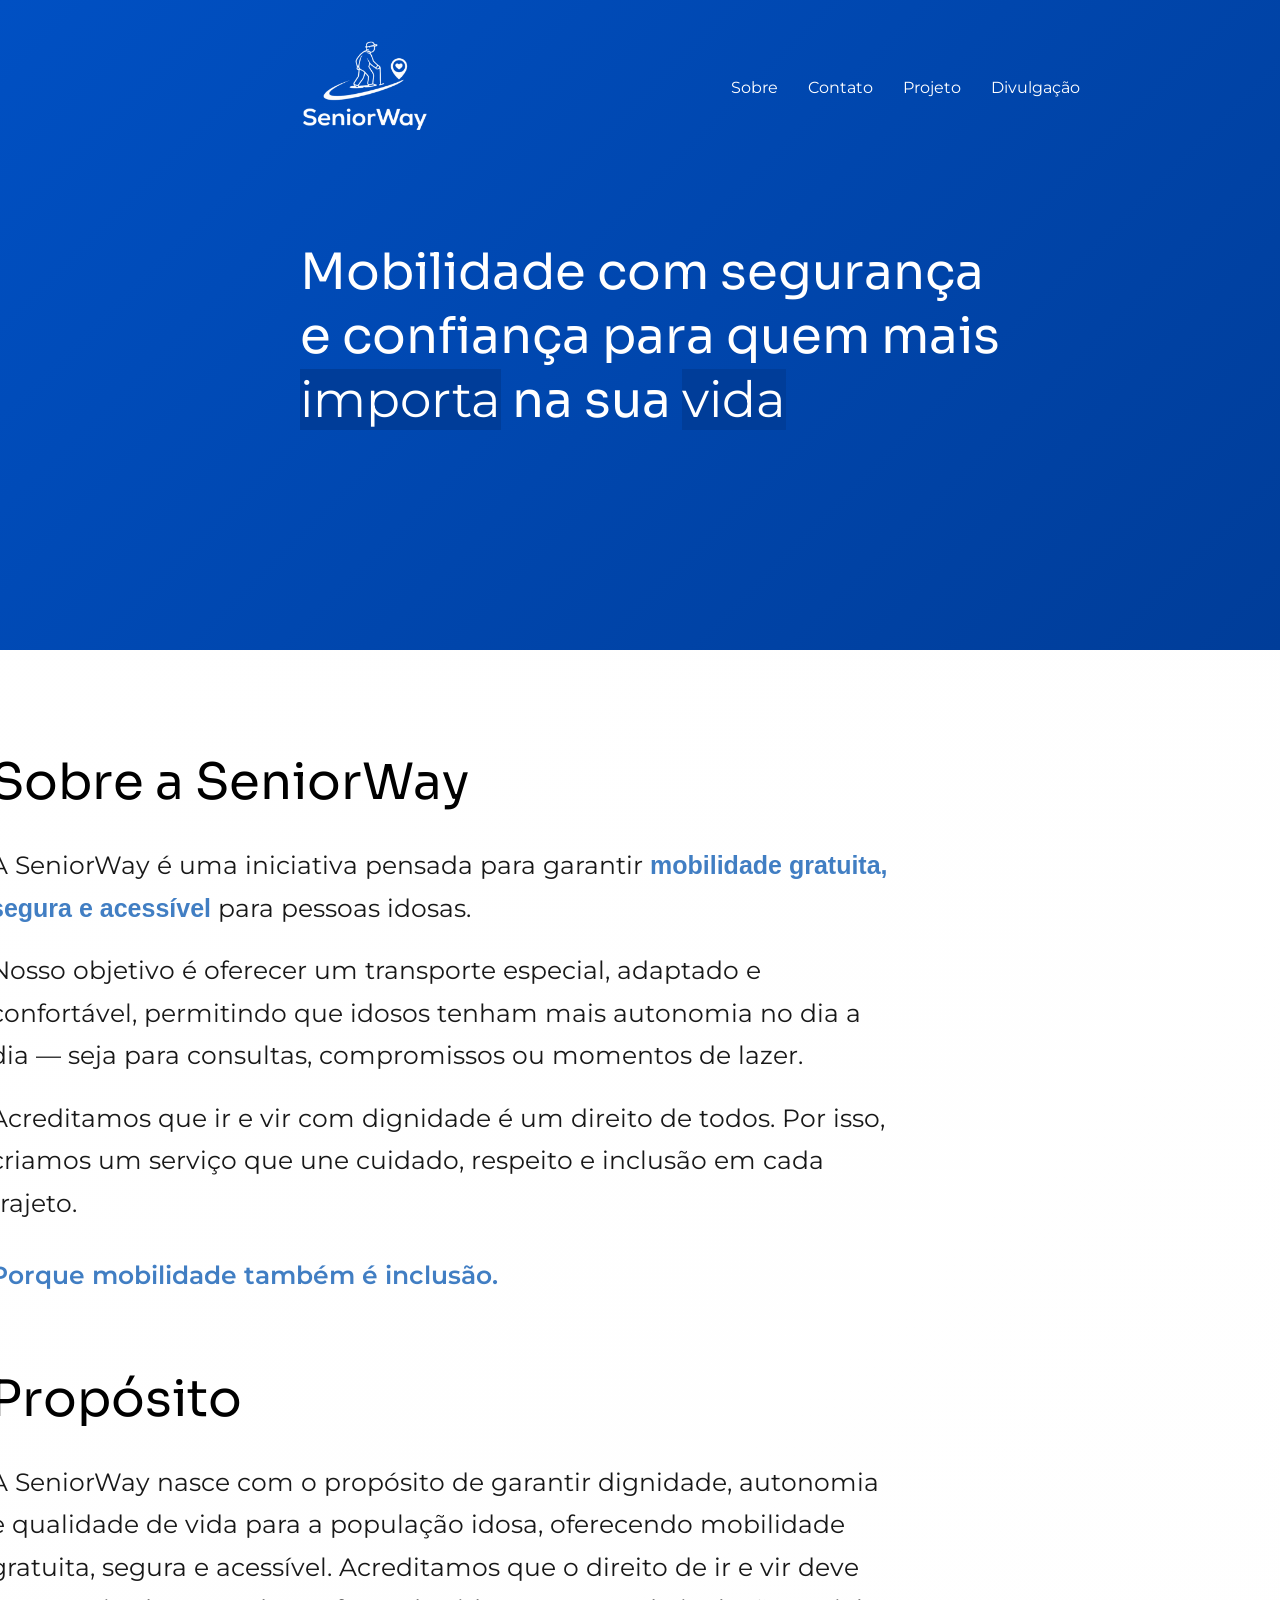
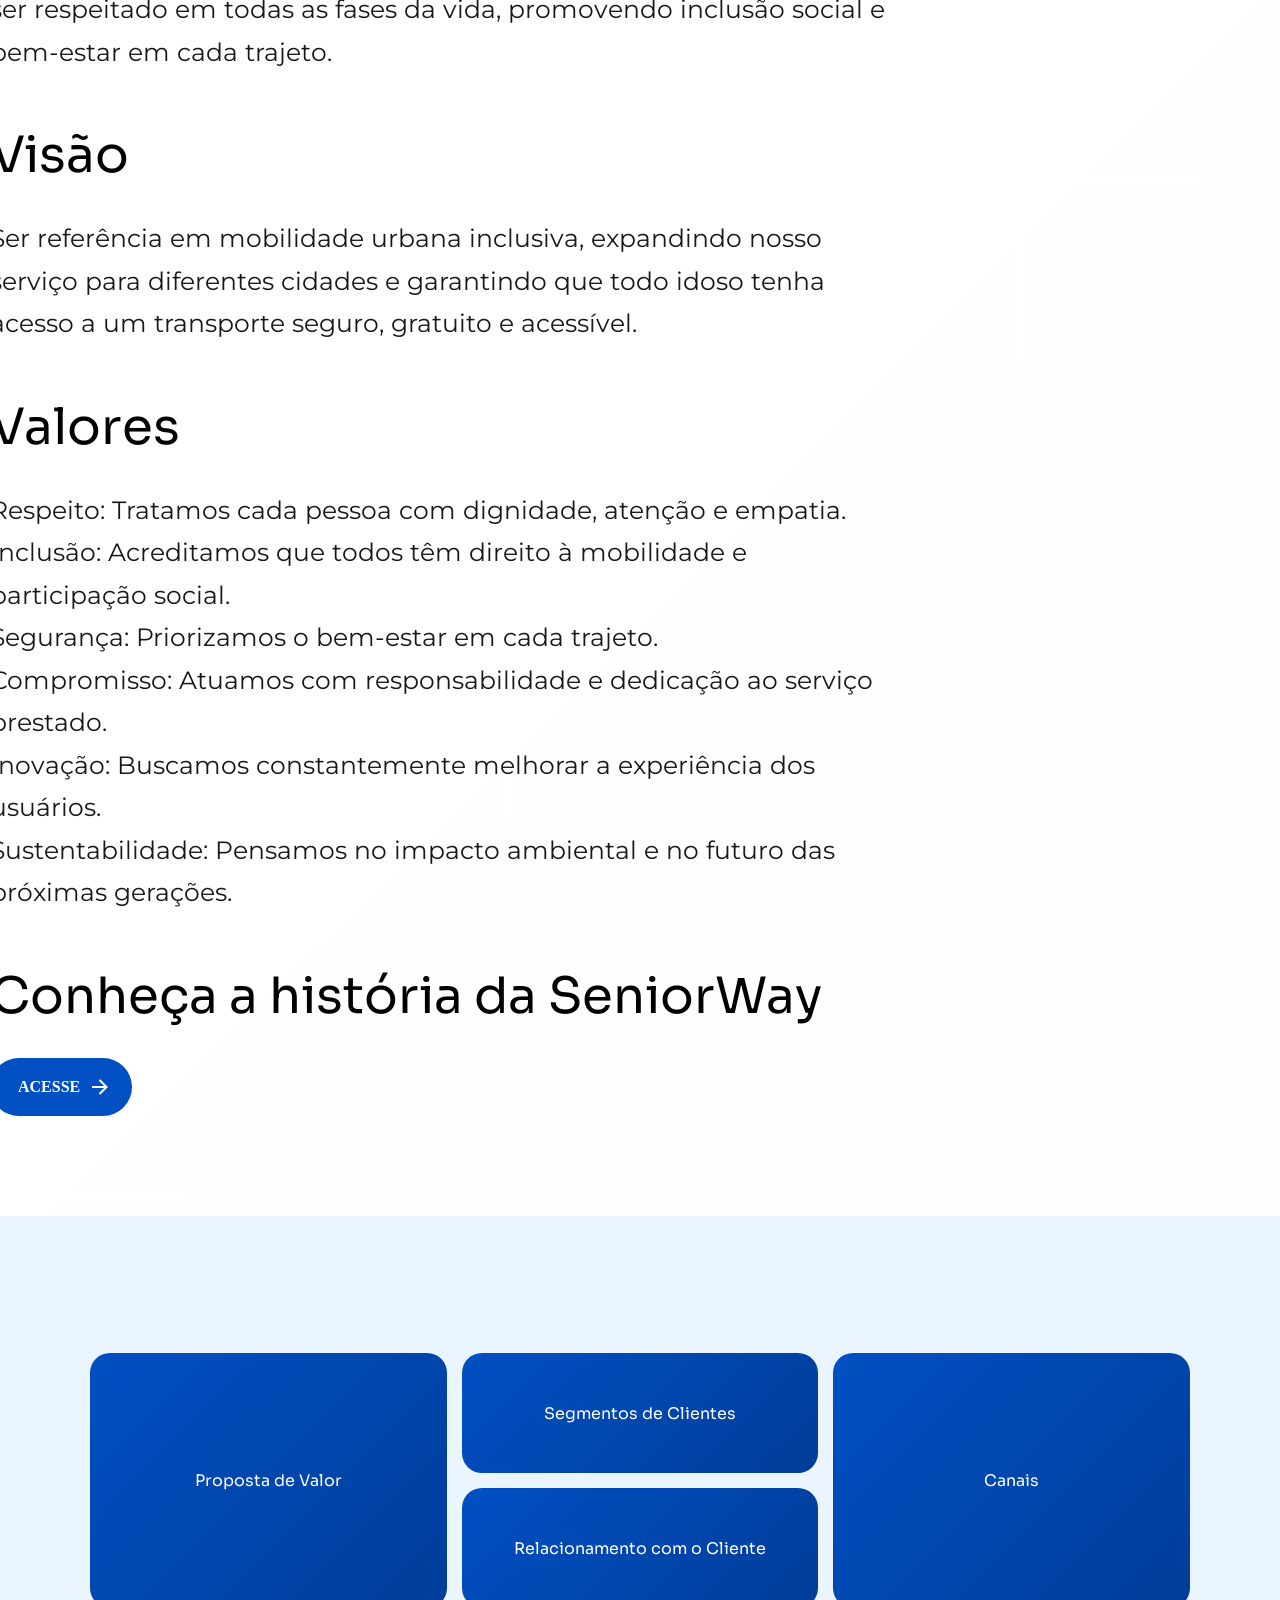
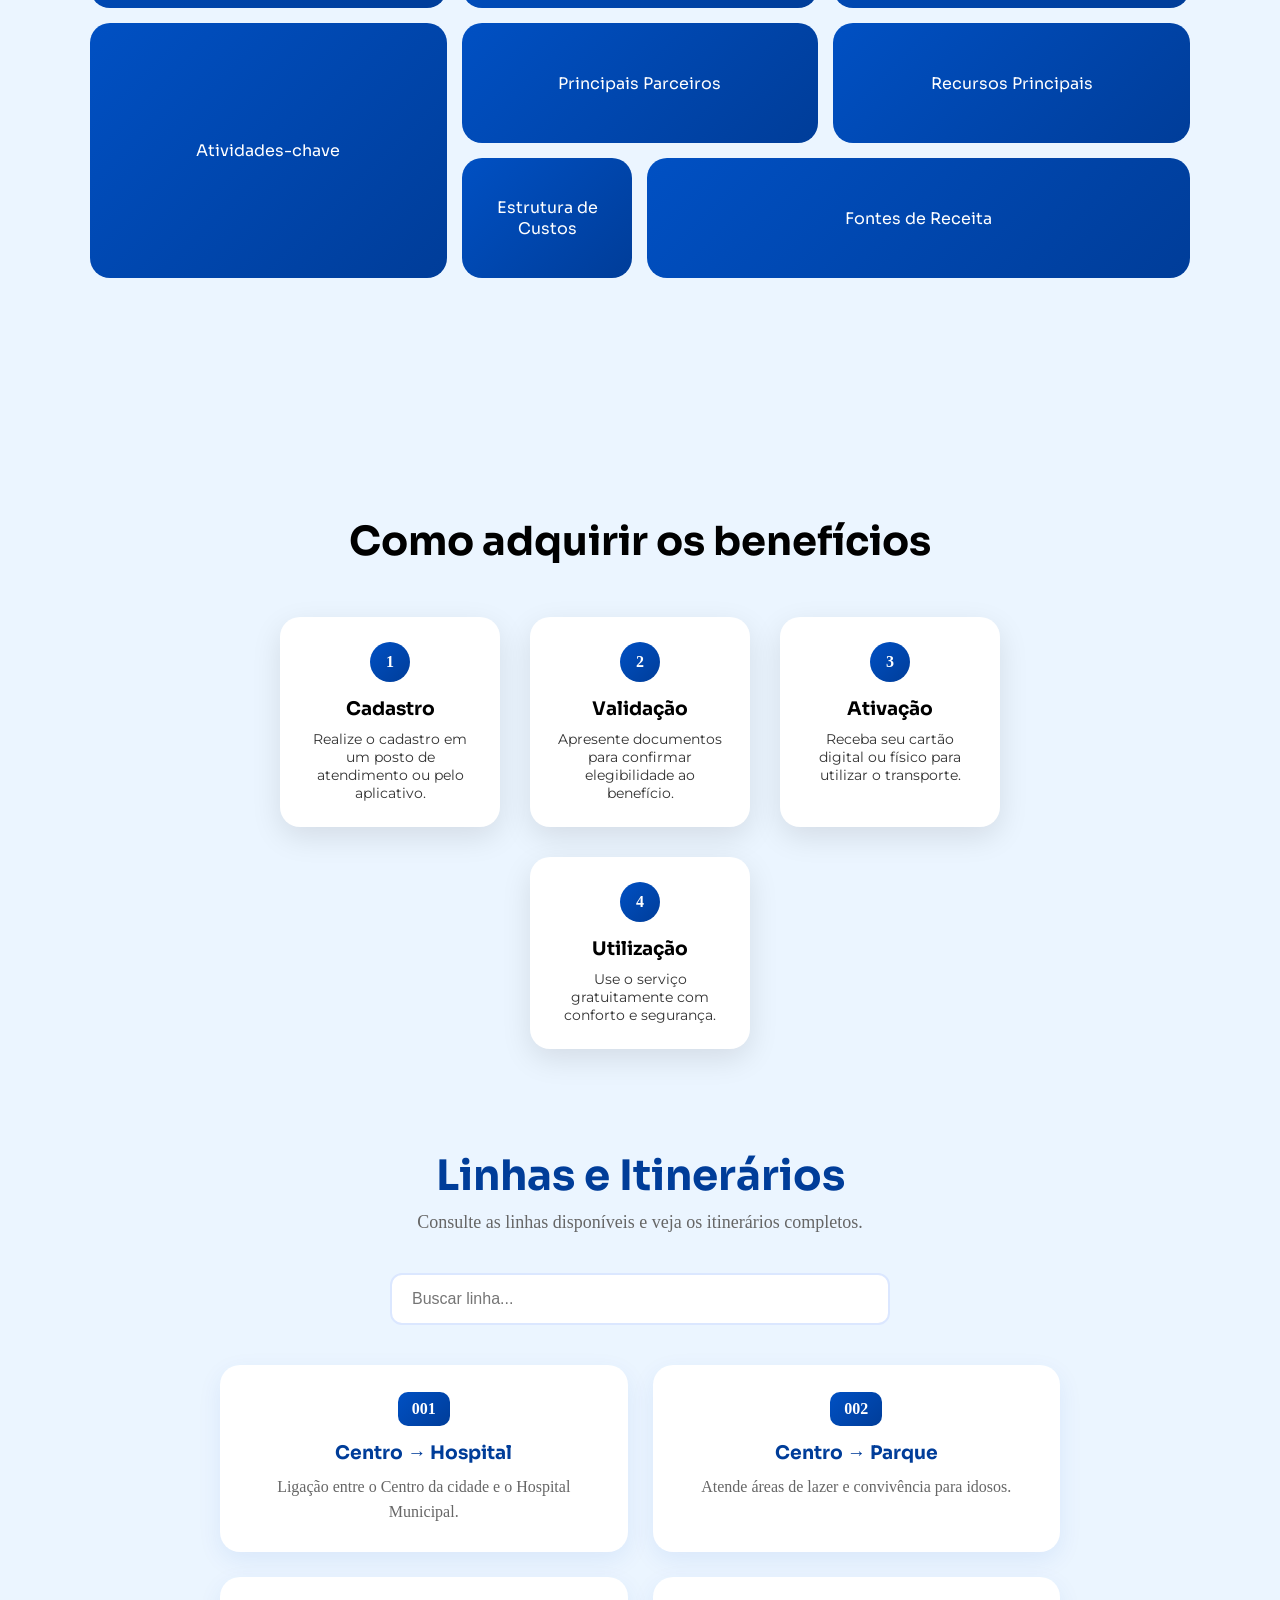
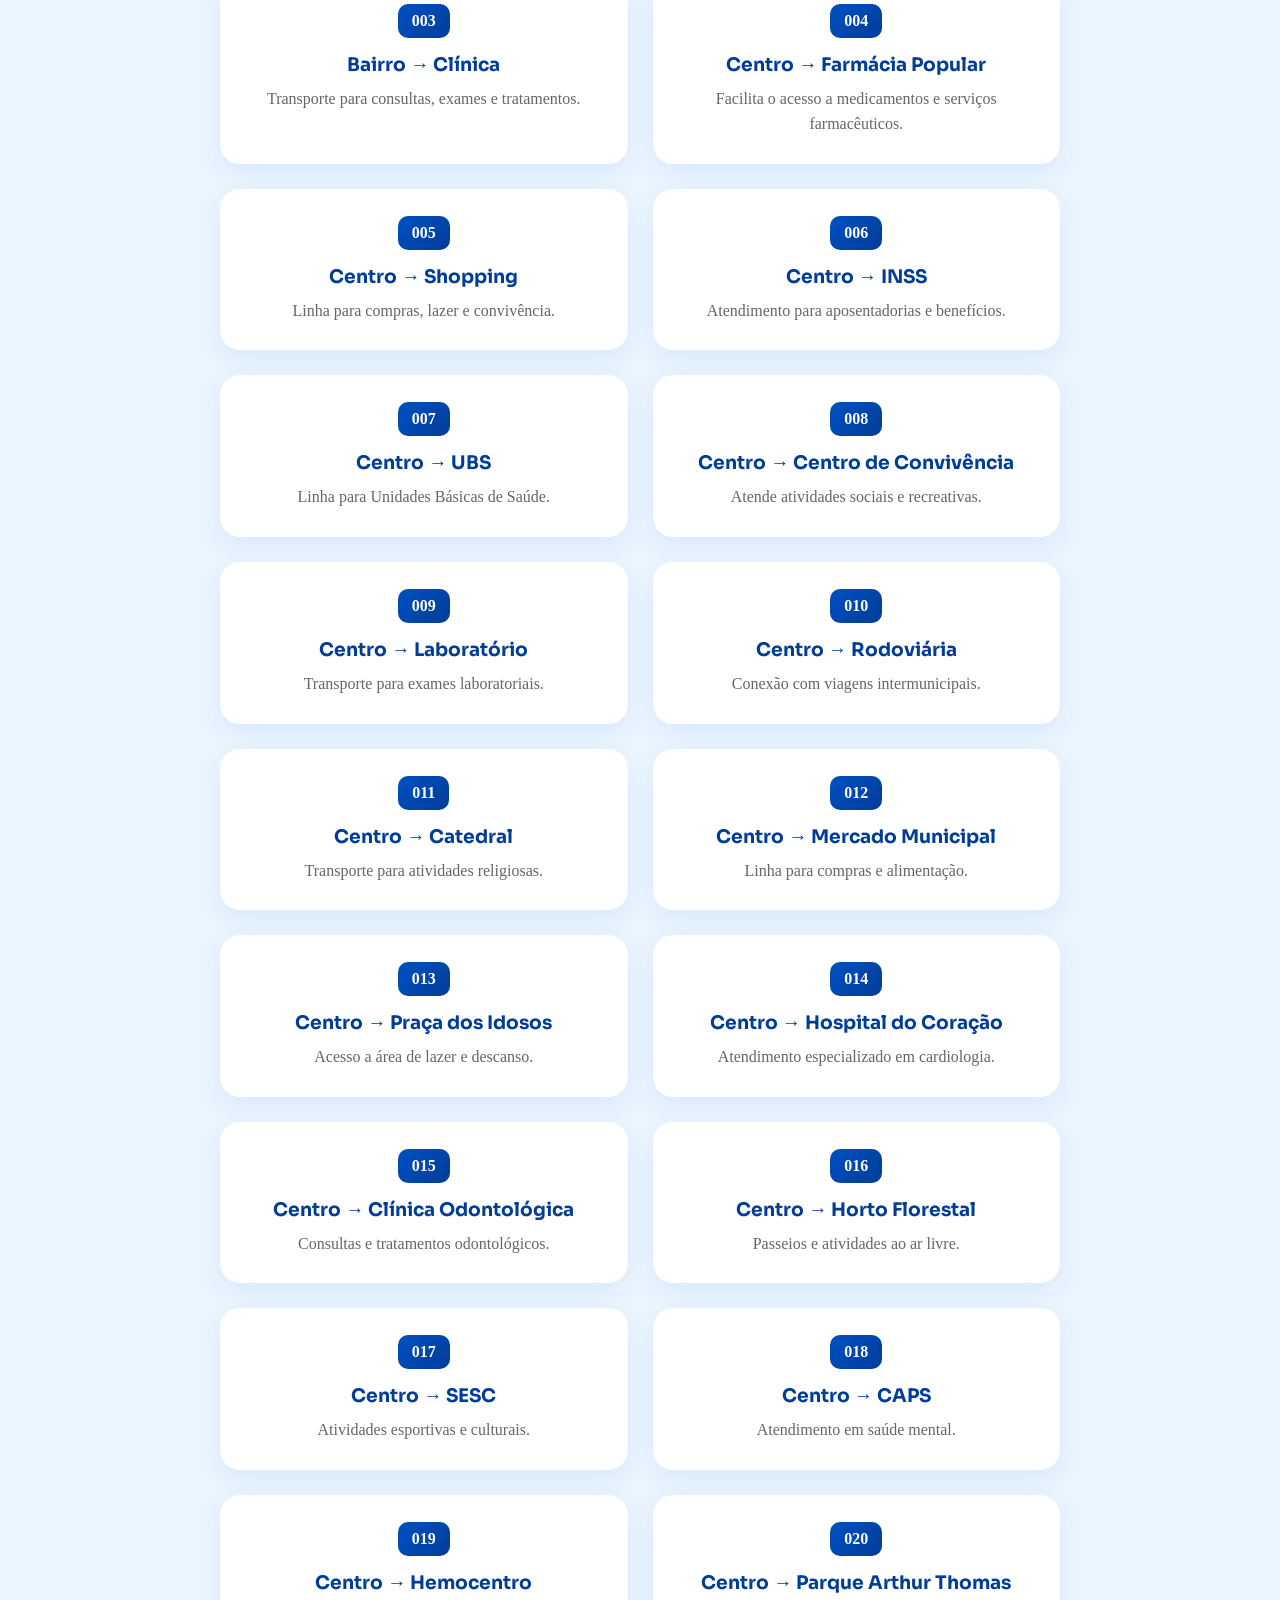
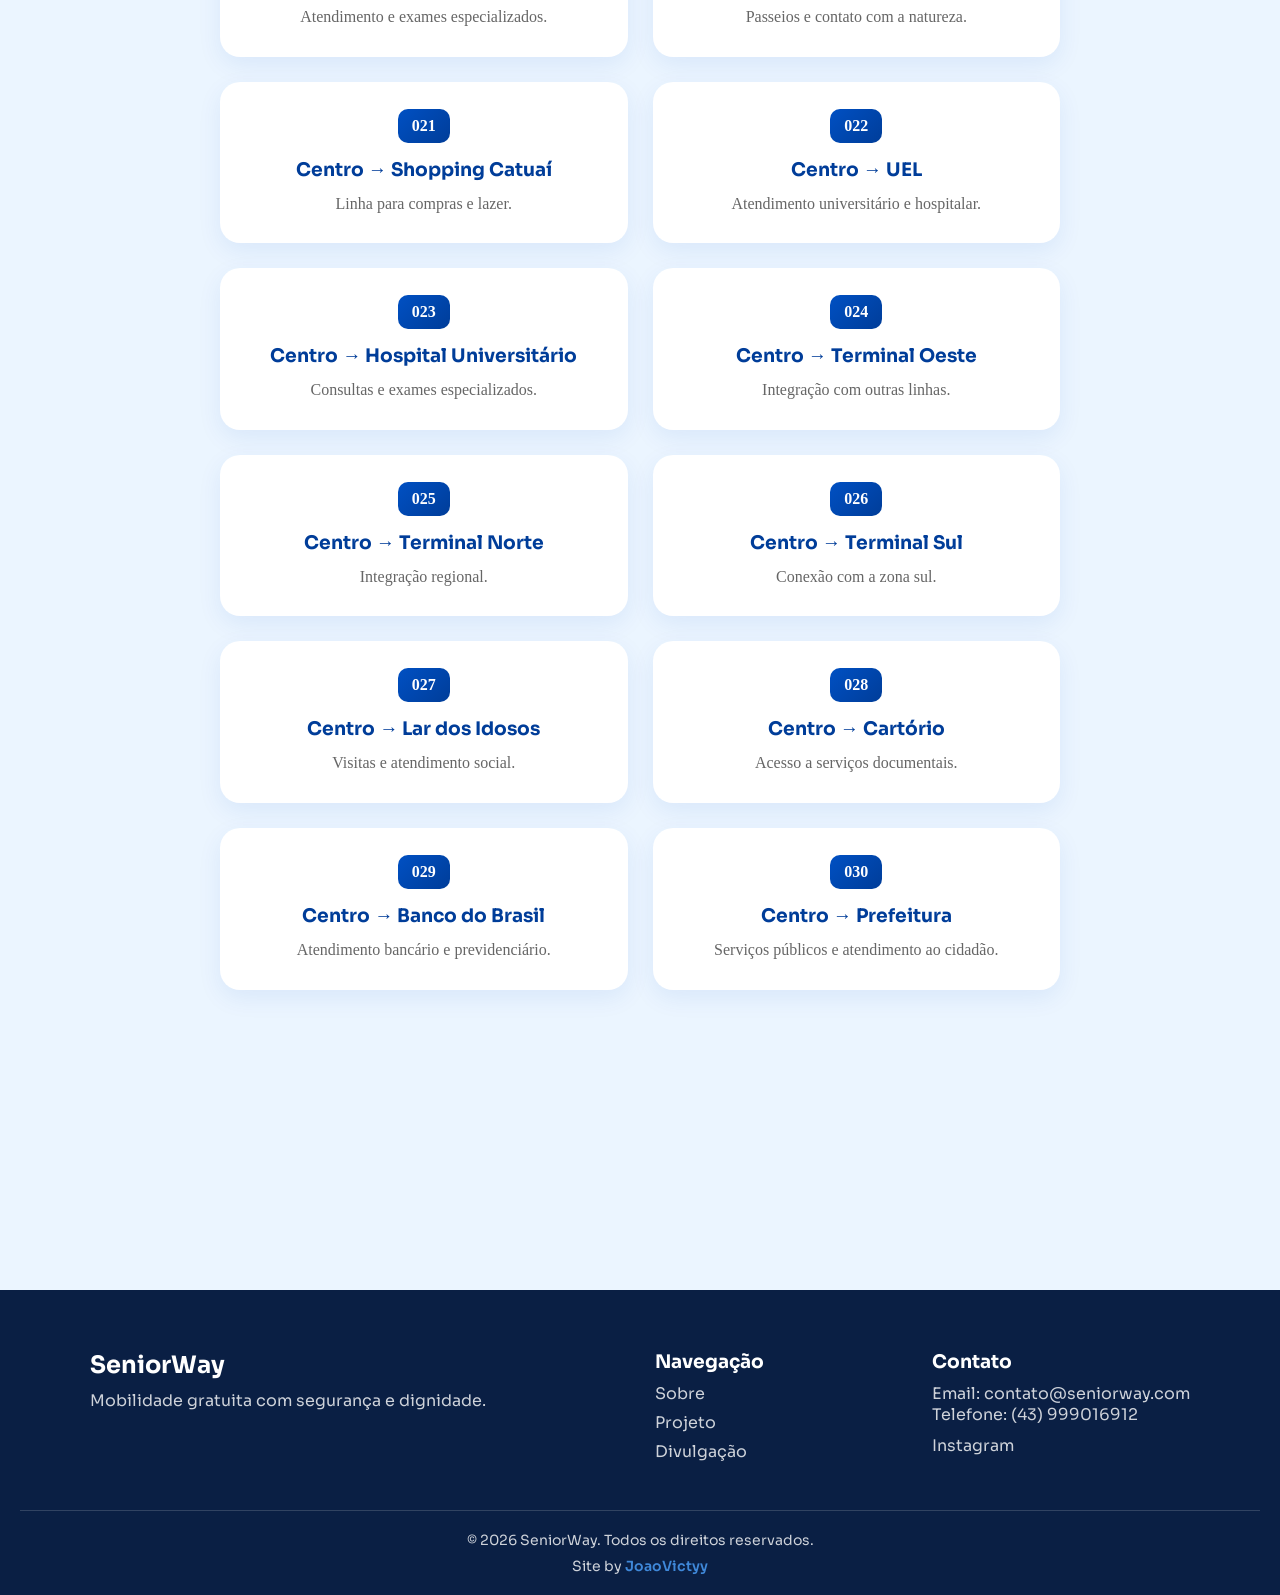
<file: index.html>
<!DOCTYPE html>
<html lang="pt-br">

<head>
    <meta charset="UTF-8">
    <meta name="viewport" content="width=device-width, initial-scale=1.0">
    <title>Busão</title>
    <link rel="stylesheet" href="style.css">

</head>

<body>

    <header>
        <div class="top">
            <div class="logo">
                <img src="SeniorWayLogo.png" alt="SeniorWay Logo">
            </div>

            <ul>
                <li><a href="#sobre">Sobre</a></li>
                <li><a href="#footer">Contato</a></li>
                <li><a href="#canvas">Projeto</a></li>
                <li><a href="carrossel.html">Divulgação</a></li>
            </ul>
        </div>

        <div class="infos">
            <div class="texto">
                <p>
                    Mobilidade com segurança<br>
                    e confiança para quem mais<br>
                    <span class="destaque">importa</span> na sua
                    <span class="destaque">vida</span>
                </p>
            </div>

            <div class="img">

            </div>
        </div>

    </header>

    <main>
        <section id="sobre" class="sobre">
            <div class="container">
                <h2>Sobre a SeniorWay</h2>

                <p>
                    A SeniorWay é uma iniciativa pensada para garantir
                    <span class="destaque">mobilidade gratuita, segura e acessível</span>
                    para pessoas idosas.
                </p>

                <p>
                    Nosso objetivo é oferecer um transporte especial, adaptado e confortável,
                    permitindo que idosos tenham mais autonomia no dia a dia — seja para consultas,
                    compromissos ou momentos de lazer.
                </p>

                <p>
                    Acreditamos que ir e vir com dignidade é um direito de todos.
                    Por isso, criamos um serviço que une cuidado, respeito e inclusão
                    em cada trajeto.
                </p>

                <p class="impacto">
                    Porque mobilidade também é inclusão.
                </p>

                <div class="missão">
                    <h1>Propósito</h1>
                    <p>
                        A SeniorWay nasce com o propósito de garantir dignidade, autonomia e qualidade de vida para a
                        população idosa, oferecendo mobilidade gratuita, segura e acessível.
                        Acreditamos que o direito de ir e vir deve ser respeitado em todas as fases da vida, promovendo
                        inclusão social e bem-estar em cada trajeto.
                    </p>
                </div>

                <div class="Visão">
                    <h1>Visão</h1>
                    <p>
                        Ser referência em mobilidade urbana inclusiva, expandindo nosso serviço para diferentes cidades
                        e
                        garantindo que todo idoso tenha acesso a um transporte seguro, gratuito e acessível.
                    </p>
                </div>

                <div class="Valores">
                    <h1>Valores</h1>
                    <p>
                        Respeito: Tratamos cada pessoa com dignidade, atenção e empatia. <br>
                        Inclusão: Acreditamos que todos têm direito à mobilidade e participação social. <br>
                        Segurança: Priorizamos o bem-estar em cada trajeto. <br>
                        Compromisso: Atuamos com responsabilidade e dedicação ao serviço prestado. <br>
                        Inovação: Buscamos constantemente melhorar a experiência dos usuários. <br>
                        Sustentabilidade: Pensamos no impacto ambiental e no futuro das próximas gerações. <br>
                    </p>
                </div>

                <div class="history">
                    <h1>Conheça a história da SeniorWay</h1>

                    <a href="historia.html" class="animated-button">
                        <svg xmlns="http://www.w3.org/2000/svg" class="arr-2" viewBox="0 0 24 24">
                            <path
                                d="M16.1716 10.9999L10.8076 5.63589L12.2218 4.22168L20 11.9999L12.2218 19.778L10.8076 18.3638L16.1716 12.9999H4V10.9999H16.1716Z">
                            </path>
                        </svg>

                        <span class="text">ACESSE</span>
                        <span class="circle"></span>

                        <svg xmlns="http://www.w3.org/2000/svg" class="arr-1" viewBox="0 0 24 24">
                            <path
                                d="M16.1716 10.9999L10.8076 5.63589L12.2218 4.22168L20 11.9999L12.2218 19.778L10.8076 18.3638L16.1716 12.9999H4V10.9999H16.1716Z">
                            </path>
                        </svg>
                    </a>

                </div>

            </div>
        </section>

        <div id="canvas" class="canvas">
            <div class="parent">
                <div class="div1">Proposta de Valor</div>
                <div class="div2">Segmentos de Clientes</div>
                <div class="div3">Canais</div>
                <div class="div4">Relacionamento com o Cliente</div>
                <div class="div5">Atividades-chave</div>
                <div class="div6">Principais Parceiros</div>
                <div class="div7">Recursos Principais</div>
                <div class="div8">Estrutura de Custos</div>
                <div class="div9">Fontes de Receita</div>
            </div>

            <div id="modal" class="modal">
                <div class="modal-content">
                    <span class="fechar">&times;</span>
                    <h2 id="modal-titulo"></h2>
                    <p id="modal-texto"></p>
                </div>
            </div>

        </div>


        <section id="beneficios" class="beneficios">
            <div class="container2">

                <h2>Como adquirir os benefícios</h2>

                <div class="passos">

                    <div class="passo">
                        <span>1</span>
                        <h3>Cadastro</h3>
                        <p>Realize o cadastro em um posto de atendimento ou pelo aplicativo.</p>
                    </div>

                    <div class="passo">
                        <span>2</span>
                        <h3>Validação</h3>
                        <p>Apresente documentos para confirmar elegibilidade ao benefício.</p>
                    </div>

                    <div class="passo">
                        <span>3</span>
                        <h3>Ativação</h3>
                        <p>Receba seu cartão digital ou físico para utilizar o transporte.</p>
                    </div>

                    <div class="passo">
                        <span>4</span>
                        <h3>Utilização</h3>
                        <p>Use o serviço gratuitamente com conforto e segurança.</p>
                    </div>

                </div>

                <!-- HTML -->
                <section class="linhas-section" id="linhas">
                    <div class="container">
                        <h2>Linhas e Itinerários</h2>
                        <p class="subtitulo">
                            Consulte as linhas disponíveis e veja os itinerários completos.
                        </p>

                        <input type="text" id="busca-linha" placeholder="Buscar linha...">

                        <div id="lista-linhas" class="lista-linhas"></div>
                    </div>
                </section>


                <div id="modal-linha" class="modal">
                    <div class="modal-content">
                        <span class="fechar-linha">&times;</span>
                        <h2 id="linha-titulo"></h2>
                        <p id="linha-descricao"></p>

                        <h3>Itinerário</h3>
                        <ul id="linha-itinerario"></ul>

                        <h3>Horários</h3>
                        <p id="linha-horarios"></p>
                    </div>
                </div>
                

            </div>
        </section>
    </main>
    <footer id="footer" class="footer">
        <div class="footer-container">

            <div class="footer-logo">
                <h2>SeniorWay</h2>
                <p>Mobilidade gratuita com segurança e dignidade.</p>
            </div>

            <div class="footer-links">
                <h3>Navegação</h3>
                <a href="#sobre">Sobre</a>
                <a href="#canvas">Projeto</a>
                <a href="carrossel.html">Divulgação</a>
            </div>

            <div class="footer-contato">
                <h3>Contato</h3>
                <p>Email: contato@seniorway.com</p>
                <p>Telefone: (43) 999016912</p>

                <div class="social">
                    <a href="https://www.instagram.com/joao.victy/" target="_blank">Instagram</a>
                </div>
            </div>

        </div>

        <div class="footer-bottom">
            <p>© 2026 SeniorWay. Todos os direitos reservados.</p>
            <p class="creditos">Site by <span>JoaoVictyy</span>
            </p>
        </div>
    </footer>

</body>
<script src="script.js"></script>

</html>
</file>
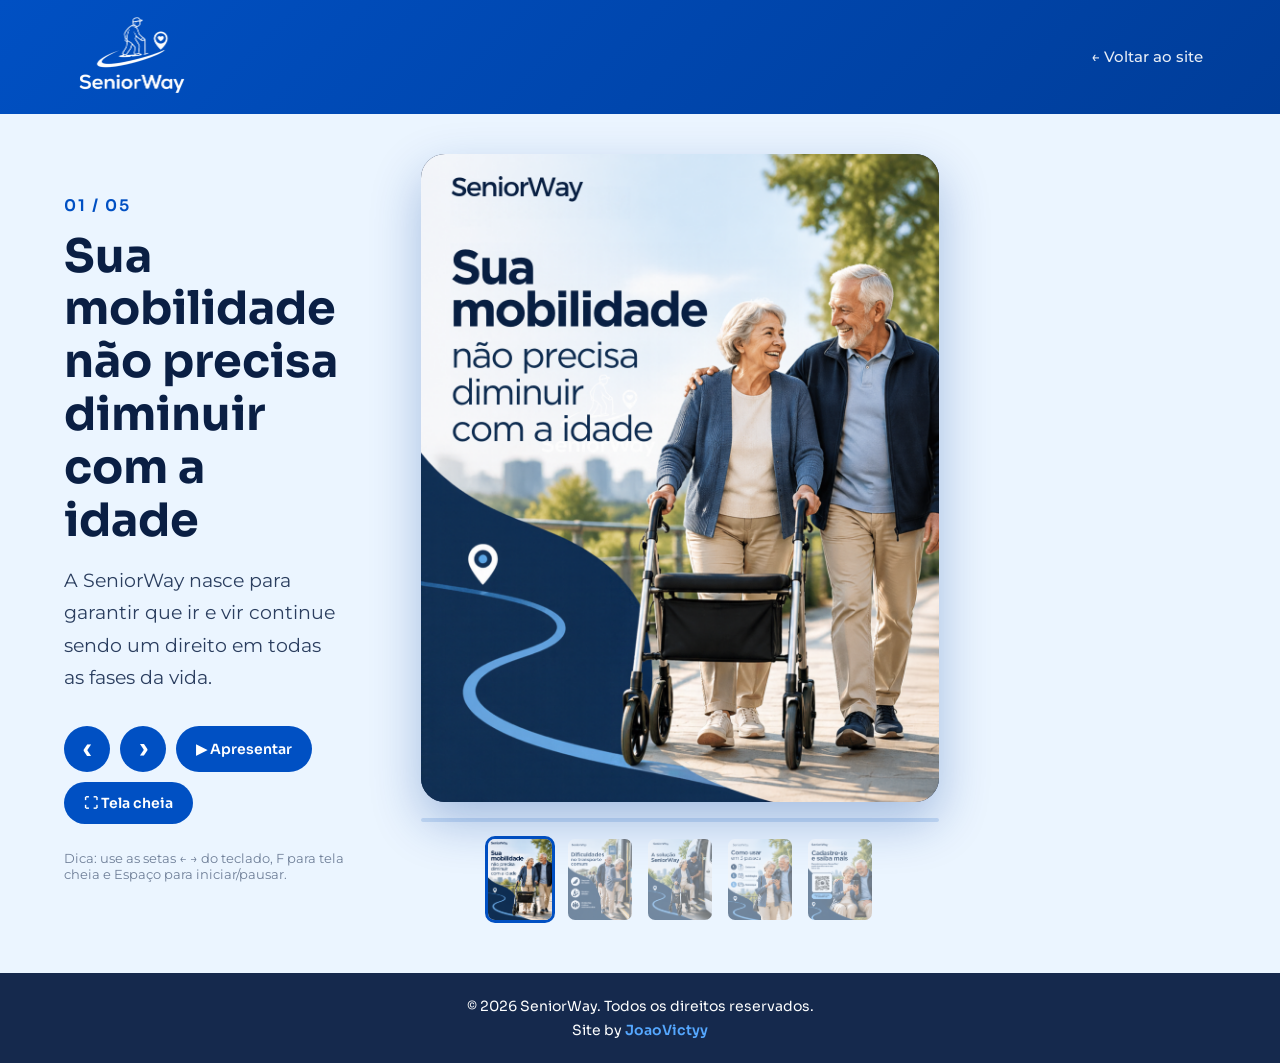
<file: carrossel.html>
<!DOCTYPE html>
<html lang="pt-br">

<head>
    <meta charset="UTF-8">
    <meta name="viewport" content="width=device-width, initial-scale=1.0">
    <title>Divulgação | SeniorWay</title>
    <link rel="stylesheet" href="carrossel.css">
</head>

<body>

    <nav class="car-nav">
        <a href="./index.html" class="car-logo" aria-label="Voltar para o início">
            <img src="SeniorWayLogo.png" alt="SeniorWay Logo">
        </a>
        <a href="./index.html" class="car-voltar">← Voltar ao site</a>
    </nav>

    <main class="stage" id="stage">

        <section class="info" aria-live="polite">
            <p class="contador"><span id="atual">01</span> / <span id="total">05</span></p>
            <h1 id="titulo"></h1>
            <p id="descricao"></p>

            <div class="controles">
                <button id="anterior" class="btn btn-icone" aria-label="Imagem anterior">‹</button>
                <button id="proximo" class="btn btn-icone" aria-label="Próxima imagem">›</button>
                <button id="auto" class="btn" aria-pressed="false">▶ Apresentar</button>
                <button id="tela-cheia" class="btn" aria-label="Tela cheia">⛶ Tela cheia</button>
            </div>

            <p class="dica">Dica: use as setas ← → do teclado, F para tela cheia e Espaço para iniciar/pausar.</p>
        </section>

        <section class="carrossel" aria-roledescription="carrossel">
            <div class="moldura" id="moldura">
                <div class="trilho" id="trilho"></div>

                <button class="seta seta-esq" id="seta-esq" aria-label="Imagem anterior">‹</button>
                <button class="seta seta-dir" id="seta-dir" aria-label="Próxima imagem">›</button>
            </div>

            <div class="barra" aria-hidden="true"><span id="progresso"></span></div>

            <div class="miniaturas" id="miniaturas"></div>
        </section>

    </main>

    <footer class="car-footer">
        <p>© 2026 SeniorWay. Todos os direitos reservados.</p>
        <p>Site by <span>JoaoVictyy</span></p>
    </footer>

    <script src="carrossel.js"></script>
</body>

</html>
</file>
<file: style.css>
@import url('https://fonts.googleapis.com/css2?family=Montserrat:ital,wght@0,100..900;1,100..900&family=Sora:wght@100..800&display=swap');


* {
    user-select: none;
    margin: 0;
    padding: 0;
    box-sizing: border-box;
    scroll-behavior: smooth;
}

header {
    background: linear-gradient(135deg, #0050c3 0%, #003d99 100%);
    height: 650px;
}

.logo img {
    width: 130px;
    margin-left: 300px;
    cursor: pointer;
    margin-top: 40px;
}

.top {
    display: flex;
    justify-content: space-between;
    align-items: center;
    color: white;
}

.top a {
    color: white;
    text-decoration: none;
}

.top a:hover {
    opacity: 0.7;
}

.top li {
    cursor: pointer;
}

.top li:hover {
    color: rgba(157, 151, 151, 0.519);
}

.top ul {
    font-family: 'Montserrat', sans-serif;
    color: white;
    display: flex;
    list-style: none;
    margin-bottom: -35px;
    gap: 30px;
    margin-right: 200px;
}

.texto .destaque {
    background-color: #003d99;
    font-family: 'Montserrat', sans-serif;
}

.texto {
    font-family: 'Sora', sans-serif;
    color: white;
    font-size: 50px;
    margin-left: 300px;
    margin-top: 100px;
}

.sobre {
    padding: 100px 20px;
    margin-left: -400px;
    background: linear-gradient(135deg, #ffffff 0%, #fefefe 100%);
    color: #000000;
}

.sobre .container {
    max-width: 900px;
    margin: 0 auto;
    text-align: left;
}

.sobre h2 {
    font-family: 'Sora', sans-serif;
    font-size: 50px;
    margin-bottom: 30px;
    font-weight: 400;
}

.sobre p {
    font-family: 'Montserrat', sans-serif;
    font-size: 25px;
    line-height: 1.7;
    margin-bottom: 20px;
    opacity: 0.9;
}

.sobre .destaque {
    font-family: 'Inter', sans-serif;
    font-weight: 600;
    color: #2d71bd;
    border-bottom: 2px solid rgba(255, 255, 255, 0.4);
}

.impacto {
    font-family: 'Inter', sans-serif;
    font-size: 22px;
    font-weight: 600;
    color: #2d71bd;
    margin-top: 30px;
}

.canvas {
    background-color: #ebf5ff;
    height: 800px;
    display: flex;
    align-items: center;
    flex-direction: column;
    justify-content: center;
}

.parent {
    display: grid;
    grid-template-columns: repeat(6, 1fr);
    grid-auto-rows: 120px;
    gap: 15px;
    grid-auto-flow: dense;
    width: 90%;
    max-width: 1100px;
    margin: 0 auto;
}

/* cards */
.parent>div {
    cursor: pointer;
    background: linear-gradient(135deg, #0050c3 0%, #003d99 100%);
    border-radius: 20px;
    color: white;


    display: flex;
    align-items: center;
    justify-content: center;
    text-align: center;

    font-family: 'Sora', sans-serif;
    padding: 20px;
}

.parent>div:hover {
    transform: scale(1.03);
}

.div1 {
    grid-column: span 2;
    grid-row: span 2;
}

.div2 {
    grid-column: span 2;
}

.div3 {
    grid-column: span 2;
    grid-row: span 2;
}

.div4 {
    grid-column: span 2;
}

.div5 {
    grid-column: span 2;
    grid-row: span 2;
}

.div6 {
    grid-column: span 2;
}

.div7 {
    grid-column: span 2;
}

.div9 {
    grid-column: span 3;
}


.fechar {
    color: white;
    font-size: 30px;
    margin-left: 10px;
}

#modal-titulo,
#modal-texto {
    color: white;
    margin: 10px 15px;
}

.modal {
    display: none;
    position: fixed;
    inset: 0;
    background: rgba(0, 0, 0, 0.6);
    backdrop-filter: blur(6px);

    justify-content: center;
    align-items: center;
    z-index: 1000;
}

.modal-content {
    background: linear-gradient(135deg, #0050c3 0%, #003d99 100%);
    padding: 30px;
    border-radius: 20px;

    width: 450px;
    max-width: 90%;

    color: white;
    font-family: 'Sora', sans-serif;

    box-shadow: 0 20px 50px rgba(0, 0, 0, 0.4);

    animation: aparecer 0.3s ease;
}

@keyframes aparecer {
    from {
        opacity: 0;
        transform: scale(0.9);
    }

    to {
        opacity: 1;
        transform: scale(1);
    }
}

.fechar {
    position: absolute;
    top: 20px;
    right: 25px;

    font-size: 24px;
    cursor: pointer;
    color: white;
    opacity: 0.7;
}

.fechar:hover {
    opacity: 1;
}

#modal-titulo {
    font-size: 24px;
    margin-bottom: 15px;
}

#modal-texto {
    font-size: 16px;
    line-height: 1.6;
}

.footer {
    background: #0a1f44;
    color: white;
    padding: 60px 20px 20px;
    font-family: 'Sora', sans-serif;
}

.footer-container {
    max-width: 1100px;
    margin: 0 auto;

    display: flex;
    justify-content: space-between;
    flex-wrap: wrap;
    gap: 40px;
}

/* logo */
.footer-logo h2 {
    font-size: 24px;
    margin-bottom: 10px;
}

.footer-logo p {
    opacity: 0.8;
}

/* links */
.footer-links h3,
.footer-contato h3 {
    margin-bottom: 10px;
}

.footer-links a {
    display: block;
    color: white;
    text-decoration: none;
    margin-bottom: 8px;
    opacity: 0.8;
    transition: 0.3s;
}

.footer-links a:hover {
    opacity: 1;
}

.footer-contato p {
    opacity: 0.8;
}

.footer-bottom {
    border-top: 1px solid rgba(255, 255, 255, 0.2);
    margin-top: 40px;
    padding-top: 20px;
    text-align: center;
    font-size: 14px;
    opacity: 0.7;
}

.social a {
    display: inline-block;
    margin-top: 10px;
    color: white;
    text-decoration: none;
    opacity: 0.8;
    transition: 0.3s;
}

.social a:hover {
    opacity: 1;
    transform: translateY(-2px);
}

.footer-bottom {
    border-top: 1px solid rgba(255, 255, 255, 0.2);
    margin-top: 40px;
    padding-top: 20px;
    text-align: center;
    font-size: 14px;
    opacity: 0.8;
}

.creditos {
    margin-top: 8px;
}

.creditos span {
    color: #4da3ff;
    font-weight: 600;
}

.beneficios {
    padding: 200px;
    background: #ebf5ff;
    ;
    text-align: center;
}

.beneficios h2 {
    font-family: 'Sora', sans-serif;
    font-size: 40px;
    margin-bottom: 50px;
}

.passos {

    display: flex;
    justify-content: center;
    gap: 30px;
    flex-wrap: wrap;
}

.passo {
    background: white;
    padding: 25px;
    border-radius: 20px;
    width: 220px;

    box-shadow: 0 10px 30px rgba(0, 0, 0, 0.1);
    transition: 0.3s;
}

.passo:hover {
    transform: translateY(-5px);
}

.passo span {
    display: inline-block;
    width: 40px;
    height: 40px;

    background: linear-gradient(135deg, #0050c3, #003d99);
    color: white;

    border-radius: 50%;
    line-height: 40px;
    font-weight: bold;
    margin-bottom: 15px;
}

.passo h3 {
    font-family: 'Sora', sans-serif;
    margin-bottom: 10px;
}

.passo p {
    font-family: 'Montserrat', sans-serif;
    font-size: 14px;
    opacity: 0.8;
}

.container2 {
    margin-top: -100px;
}


h1 {
    font-family: 'Sora', sans-serif;
    font-size: 50px;
    margin-bottom: 30px;
    font-weight: 400;
}

.missão {
    margin-top: 70px;
}

.Visão {
    margin-top: 50px;
}

.Valores {
    margin-top: 50px;
}


.history {
    margin-top: 50px;
}

.animated-button {
    position: relative;
    display: flex;
    align-items: center;
    gap: 4px;
    padding: 16px 36px;
    border: 4px solid;
    border-color: transparent;
    font-size: 16px;
    background-color: #0050c3; 
    border-radius: 100px;
    font-weight: 600;
    color: #ffffff;
    cursor: pointer;
    overflow: hidden;
    transition: all 0.6s cubic-bezier(0.23, 1, 0.32, 1);
}

.animated-button svg {
    position: absolute;
    width: 24px;
    fill: #ffffff;
    z-index: 9;
    transition: all 0.8s cubic-bezier(0.23, 1, 0.32, 1);
}

.animated-button .arr-1 {
    right: 16px;
}

.animated-button .arr-2 {
    left: -25%;
}

.animated-button .circle {
    position: absolute;
    top: 50%;
    left: 50%;
    transform: translate(-50%, -50%);
    width: 20px;
    height: 20px;
    background-color: #0050c3;
    border-radius: 50%;
    opacity: 0;
    transition: all 0.8s cubic-bezier(0.23, 1, 0.32, 1);
}

.animated-button .text {
    position: relative;
    z-index: 1;
    transform: translateX(-12px);
    transition: all 0.8s cubic-bezier(0.23, 1, 0.32, 1);
}

.animated-button:hover {
    box-shadow: 0 0 0 12px transparent;
    color: #ffffff;
    border-radius: 12px;
}

.animated-button:hover .arr-1 {
    right: -25%;
}

.animated-button:hover .arr-2 {
    left: 16px;
}

.animated-button:hover .text {
    transform: translateX(12px);
}

.animated-button:hover svg {
    fill: #ffffff;
}

.animated-button:active {
    scale: 0.95;
    box-shadow: 0 0 0 4px rgb(185, 188, 179);
}

.animated-button:hover .circle {
    width: 220px;
    height: 220px;
    opacity: 1;
}

.animated-button {
    text-decoration: none;
    display: inline-flex; 
}

/* CSS */
.linhas-section {
    padding: 100px 20px;
}

.linhas-section h2 {
    font-family: 'Sora', sans-serif;
    font-size: 42px;
    color: #003d99;
    text-align: center;
    margin-bottom: 10px;
}

.subtitulo {
    text-align: center;
    color: #666;
    font-size: 18px;
    margin-bottom: 40px;
}

#busca-linha {
    width: 100%;
    max-width: 500px;
    display: block;
    margin: 0 auto 40px;
    padding: 15px 20px;
    border: 2px solid #dbe7ff;
    border-radius: 12px;
    font-size: 16px;
    outline: none;
}

#busca-linha:focus {
    border-color: #0050c3;
}

.lista-linhas {
    display: grid;
    grid-template-columns: repeat(auto-fit, minmax(280px, 1fr));
    gap: 25px;
}

.linha-card {
    background: white;
    border-radius: 20px;
    padding: 25px;
    box-shadow: 0 8px 25px rgba(0, 80, 195, 0.08);
    cursor: pointer;
    transition: 0.3s;
    border: 2px solid transparent;
}

.linha-card:hover {
    transform: translateY(-5px);
    border-color: #0050c3;
}

.linha-numero {
    display: inline-block;
    background: linear-gradient(135deg, #0050c3, #003d99);
    color: white;
    font-weight: bold;
    padding: 8px 14px;
    border-radius: 10px;
    margin-bottom: 15px;
}

.linha-card h3 {
    margin-bottom: 10px;
    color: #003d99;
    font-family: 'Sora', sans-serif;
}

.linha-card p {
    color: #666;
    line-height: 1.6;
}

#linha-itinerario {
    margin-top: 10px;
    padding-left: 20px;
}

#linha-itinerario li {
    margin-bottom: 8px;
}

/* =====================================================
   RESPONSIVIDADE
   ===================================================== */

img { max-width: 100%; }

.modal-content {
    max-height: 90vh;
    overflow-y: auto;
}

/* ---------- Laptops pequenos / tablets grandes ---------- */
@media (max-width: 1200px) {
    .logo img { margin-left: 60px; }
    .top ul { margin-right: 60px; }
    .texto { margin-left: 60px; font-size: 42px; }

    .sobre { margin-left: 0; }

    .beneficios { padding: 100px 40px; }
    .container2 { margin-top: 0; }
}

/* ---------- Tablets ---------- */
@media (max-width: 900px) {
    header { height: auto; padding-bottom: 80px; }

    .top {
        flex-direction: column;
        gap: 20px;
    }

    .logo img {
        margin: 30px 0 0;
        width: 110px;
    }

    .top ul {
        margin: 0;
        gap: 24px;
        flex-wrap: wrap;
        justify-content: center;
        padding: 0 20px;
    }

    .texto {
        margin: 50px 30px 0;
        font-size: 34px;
    }

    .sobre { padding: 60px 24px; }
    .sobre h2 { font-size: 36px; }
    .sobre p { font-size: 20px; }
    .impacto { font-size: 19px; }

    h1 { font-size: 34px; }

    /* Canvas */
    .canvas {
        height: auto;
        padding: 60px 0;
    }

    .parent {
        grid-template-columns: repeat(2, 1fr);
        grid-auto-rows: minmax(100px, auto);
    }

    .parent > div {
        grid-column: auto;
        grid-row: auto;
    }

    .parent > .div9 { grid-column: span 2; }

    /* Benefícios */
    .beneficios { padding: 70px 24px; }
    .beneficios h2 { font-size: 32px; }

    .linhas-section { padding: 70px 0 20px; }
    .linhas-section h2 { font-size: 32px; }

    /* Rodapé */
    .footer-container { gap: 30px; }
}

/* ---------- Celulares ---------- */
@media (max-width: 600px) {
    .texto {
        margin: 40px 20px 0;
        font-size: 28px;
    }

    .top ul { gap: 18px; font-size: 15px; }

    .sobre { padding: 50px 20px; }
    .sobre h2 { font-size: 30px; }
    .sobre p { font-size: 17px; }
    .impacto { font-size: 17px; }

    h1 { font-size: 28px; margin-bottom: 20px; }

    .missão { margin-top: 50px; }
    .Visão, .Valores, .history { margin-top: 40px; }

    .parent {
        grid-template-columns: 1fr;
        gap: 12px;
        width: 92%;
    }

    .parent > .div9 { grid-column: auto; }

    .passos { gap: 18px; }
    .passo { width: 100%; max-width: 340px; }

    .lista-linhas { grid-template-columns: 1fr; }
    .linhas-section .container { padding: 0; }

    .modal-content { padding: 24px 20px; }
    .fechar { top: 14px; right: 18px; }
    #modal-titulo { font-size: 20px; padding-right: 30px; }

    .footer { padding: 40px 20px 20px; }
    .footer-container {
        flex-direction: column;
        text-align: center;
        align-items: center;
    }
}

/* Celulares pequenos */
@media (max-width: 380px) {
    .texto { font-size: 24px; }
    .animated-button { padding: 14px 28px; }
}
</file>
<file: carrossel.css>
@import url('https://fonts.googleapis.com/css2?family=Montserrat:wght@400;500;600&family=Sora:wght@400;600;700&display=swap');

* {
    margin: 0;
    padding: 0;
    box-sizing: border-box;
}

:root {
    --azul: #0050c3;
    --azul-escuro: #003d99;
    --marinho: #0a1f44;
    --fundo: #ebf5ff;
}

html { scroll-behavior: smooth; }

body {
    background: var(--fundo);
    color: var(--marinho);
    font-family: 'Montserrat', sans-serif;
    min-height: 100vh;
    display: flex;
    flex-direction: column;
}

/* ---------- Barra superior ---------- */
.car-nav {
    background: linear-gradient(135deg, var(--azul) 0%, var(--azul-escuro) 100%);
    display: flex;
    align-items: center;
    justify-content: space-between;
    padding: 16px clamp(20px, 6vw, 80px);
}

.car-logo img {
    width: 110px;
    display: block;
}

.car-voltar {
    color: #fff;
    text-decoration: none;
    font-size: 15px;
    font-weight: 500;
    opacity: .9;
    transition: opacity .2s;
}

.car-voltar:hover { opacity: .65; }

/* ---------- Palco ---------- */
.stage {
    flex: 1;
    display: grid;
    grid-template-columns: minmax(280px, 1fr) auto;
    align-items: center;
    gap: clamp(30px, 6vw, 90px);
    max-width: 1200px;
    width: 100%;
    margin: 0 auto;
    padding: 40px 24px 50px;
}

/* ---------- Texto ---------- */
.contador {
    font-family: 'Sora', sans-serif;
    font-weight: 600;
    color: var(--azul);
    letter-spacing: 2px;
    margin-bottom: 14px;
}

.info h1 {
    font-family: 'Sora', sans-serif;
    font-size: clamp(30px, 4vw, 46px);
    line-height: 1.15;
    font-weight: 700;
    margin-bottom: 18px;
}

#descricao {
    font-size: clamp(16px, 1.6vw, 19px);
    line-height: 1.7;
    opacity: .85;
    max-width: 460px;
}

.info h1, #descricao { transition: opacity .3s; }
.info.troca h1, .info.troca #descricao { opacity: 0; }

.controles {
    display: flex;
    flex-wrap: wrap;
    gap: 10px;
    margin-top: 32px;
}

.btn {
    font-family: 'Sora', sans-serif;
    font-size: 14px;
    font-weight: 600;
    padding: 12px 20px;
    border: none;
    border-radius: 100px;
    background: var(--azul);
    color: #fff;
    cursor: pointer;
    transition: background .2s, transform .2s;
}

.btn:hover { background: var(--azul-escuro); transform: translateY(-2px); }
.btn:active { transform: scale(.96); }
.btn[aria-pressed="true"] { background: var(--marinho); }

.btn-icone {
    width: 46px;
    height: 46px;
    padding: 0;
    font-size: 26px;
    line-height: 1;
}

.btn:focus-visible, .seta:focus-visible, .mini:focus-visible {
    outline: 3px solid #4da3ff;
    outline-offset: 3px;
}

.dica {
    margin-top: 26px;
    font-size: 13px;
    opacity: .55;
}

/* ---------- Carrossel ---------- */
.carrossel {
    width: min(100%, calc(72vh * 0.8));
    min-width: 280px;
}

.moldura {
    position: relative;
    width: 100%;
    aspect-ratio: 4 / 5;
    border-radius: 24px;
    overflow: hidden;
    background: var(--marinho);
    box-shadow: 0 20px 50px rgba(0, 61, 153, .3);
    touch-action: pan-y;
}

.trilho {
    display: flex;
    height: 100%;
    transition: transform .6s cubic-bezier(.23, 1, .32, 1);
}

.slide {
    flex: 0 0 100%;
    height: 100%;
}

.slide img {
    width: 100%;
    height: 100%;
    object-fit: cover;
    display: block;
    -webkit-user-drag: none;
    user-select: none;
}

.seta {
    position: absolute;
    top: 50%;
    transform: translateY(-50%);
    width: 44px;
    height: 44px;
    border: none;
    border-radius: 50%;
    background: rgba(10, 31, 68, .55);
    backdrop-filter: blur(4px);
    color: #fff;
    font-size: 28px;
    line-height: 1;
    cursor: pointer;
    transition: background .2s;
    opacity: 0;
}

.moldura:hover .seta,
.seta:focus-visible { opacity: 1; }

.seta:hover { background: var(--azul); }
.seta-esq { left: 12px; }
.seta-dir { right: 12px; }

/* barra de progresso do modo apresentação */
.barra {
    height: 4px;
    background: rgba(0, 80, 195, .15);
    border-radius: 4px;
    margin-top: 16px;
    overflow: hidden;
}

.barra span {
    display: block;
    height: 100%;
    width: 0;
    background: var(--azul);
}

.barra span.rodando {
    width: 100%;
    transition: width 5s linear;
}

/* miniaturas */
.miniaturas {
    display: flex;
    gap: 10px;
    margin-top: 14px;
    justify-content: center;
}

.mini {
    flex: 1;
    max-width: 70px;
    aspect-ratio: 4 / 5;
    border: 3px solid transparent;
    border-radius: 10px;
    overflow: hidden;
    padding: 0;
    cursor: pointer;
    opacity: .55;
    background: none;
    transition: opacity .2s, border-color .2s, transform .2s;
}

.mini img { width: 100%; height: 100%; object-fit: cover; display: block; }
.mini:hover { opacity: .9; transform: translateY(-2px); }
.mini.ativa { opacity: 1; border-color: var(--azul); }

/* ---------- Rodapé ---------- */
.car-footer {
    background: var(--marinho);
    color: #fff;
    text-align: center;
    font-family: 'Sora', sans-serif;
    font-size: 14px;
    padding: 24px 20px;
    opacity: .95;
}

.car-footer p + p { margin-top: 6px; }
.car-footer span { color: #4da3ff; font-weight: 600; }

/* ---------- Tela cheia (modo apresentação) ---------- */
.stage:fullscreen {
    background: var(--marinho);
    color: #fff;
    max-width: none;
    padding: 24px 5vw;
    justify-content: center;
}

.stage:fullscreen .contador { color: #4da3ff; }
.stage:fullscreen .carrossel { width: min(100%, calc(86vh * 0.8)); }
.stage:fullscreen .dica { color: #fff; }
.stage:fullscreen .btn { background: #4da3ff; color: var(--marinho); }
.stage:fullscreen .btn[aria-pressed="true"] { background: #fff; }
.stage:fullscreen .barra { background: rgba(255, 255, 255, .2); }
.stage:fullscreen .barra span { background: #4da3ff; }
.stage:fullscreen .mini.ativa { border-color: #4da3ff; }

/* ---------- Tablet ---------- */
@media (max-width: 900px) {
    .stage {
        grid-template-columns: 1fr;
        justify-items: center;
        text-align: center;
        gap: 30px;
        padding: 30px 20px 40px;
    }

    /* imagem primeiro, texto depois */
    .carrossel { order: 1; width: min(100%, 460px); }
    .info { order: 2; }

    #descricao { margin: 0 auto; }
    .controles { justify-content: center; }
    .dica { display: none; }

    /* em tela touch as setas ficam sempre visíveis */
    .seta { opacity: 1; width: 38px; height: 38px; font-size: 24px; }
}

/* ---------- Celular ---------- */
@media (max-width: 480px) {
    .car-logo img { width: 90px; }
    .car-voltar { font-size: 13px; }

    .moldura { border-radius: 18px; }

    .btn { padding: 11px 16px; font-size: 13px; }
    .btn-icone { width: 42px; height: 42px; }

    .miniaturas { gap: 6px; }
}

@media (prefers-reduced-motion: reduce) {
    .trilho, .info h1, #descricao { transition: none; }
}
</file>
